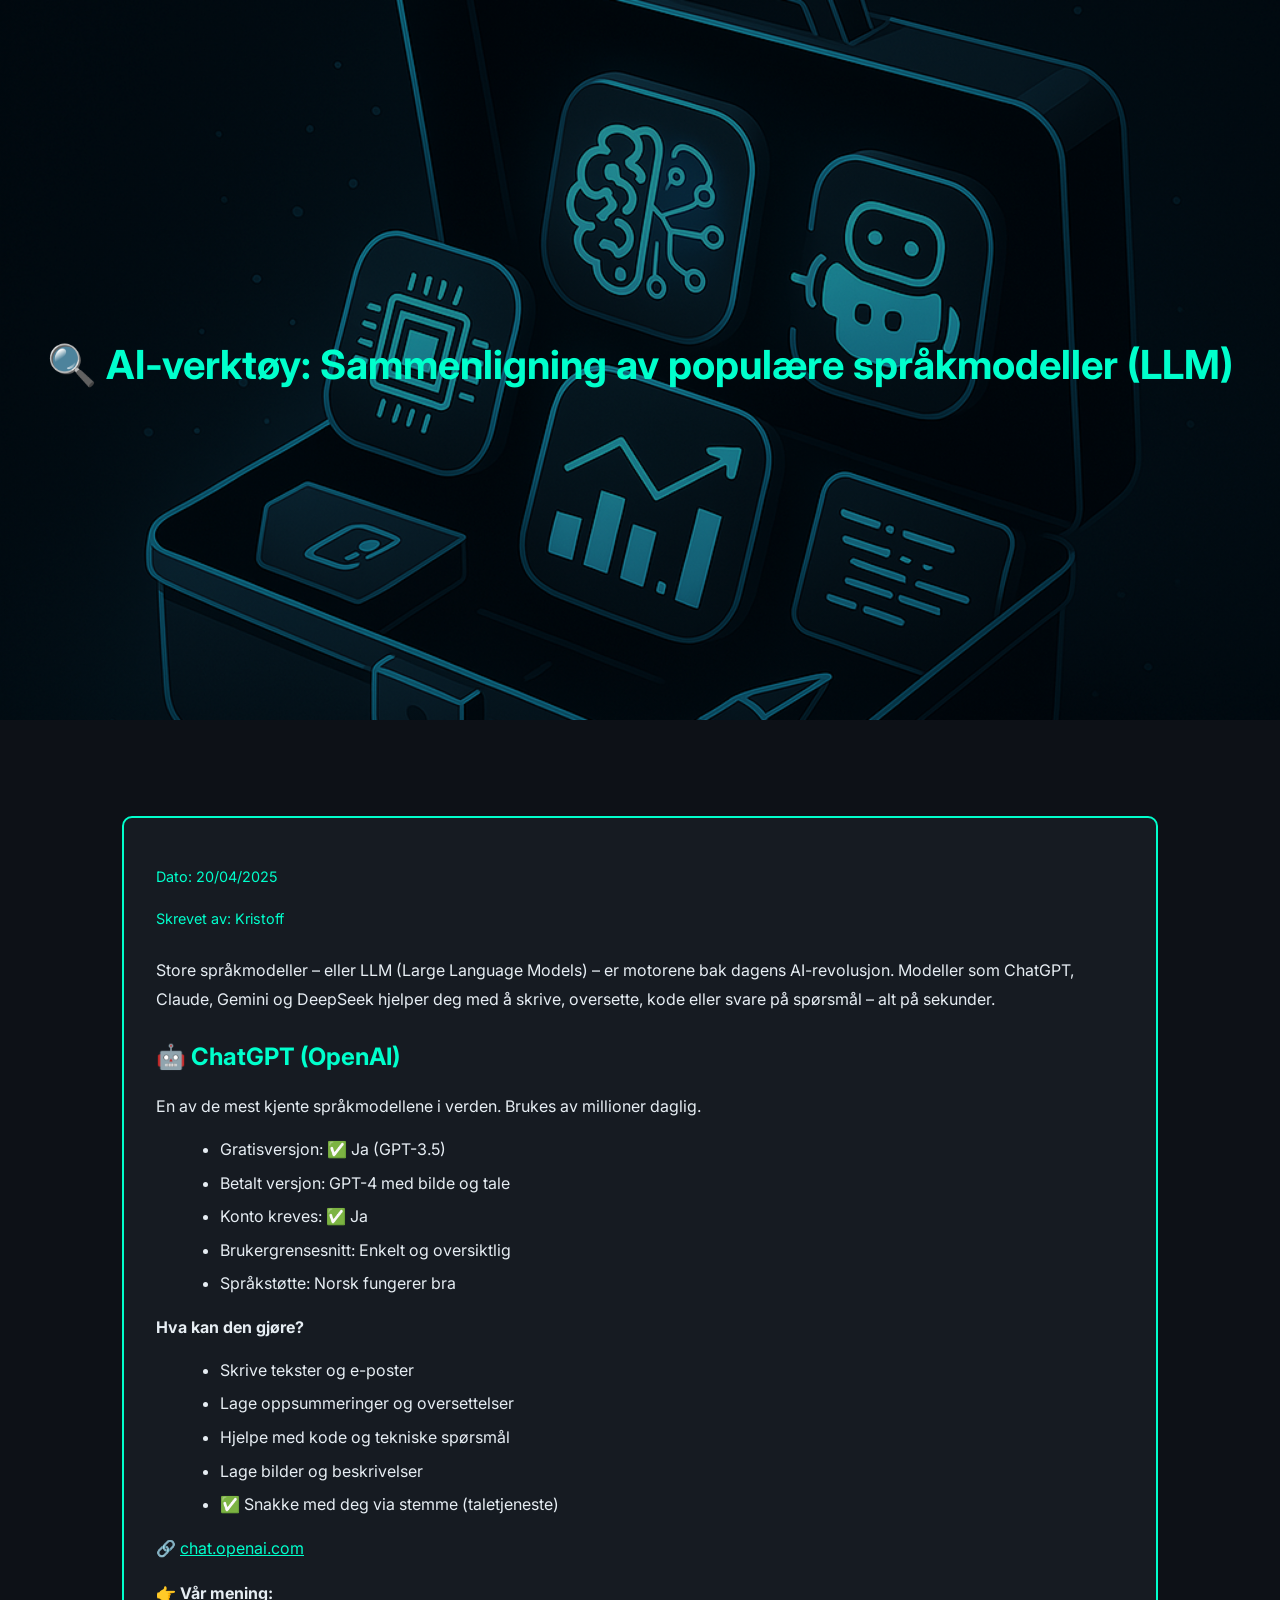
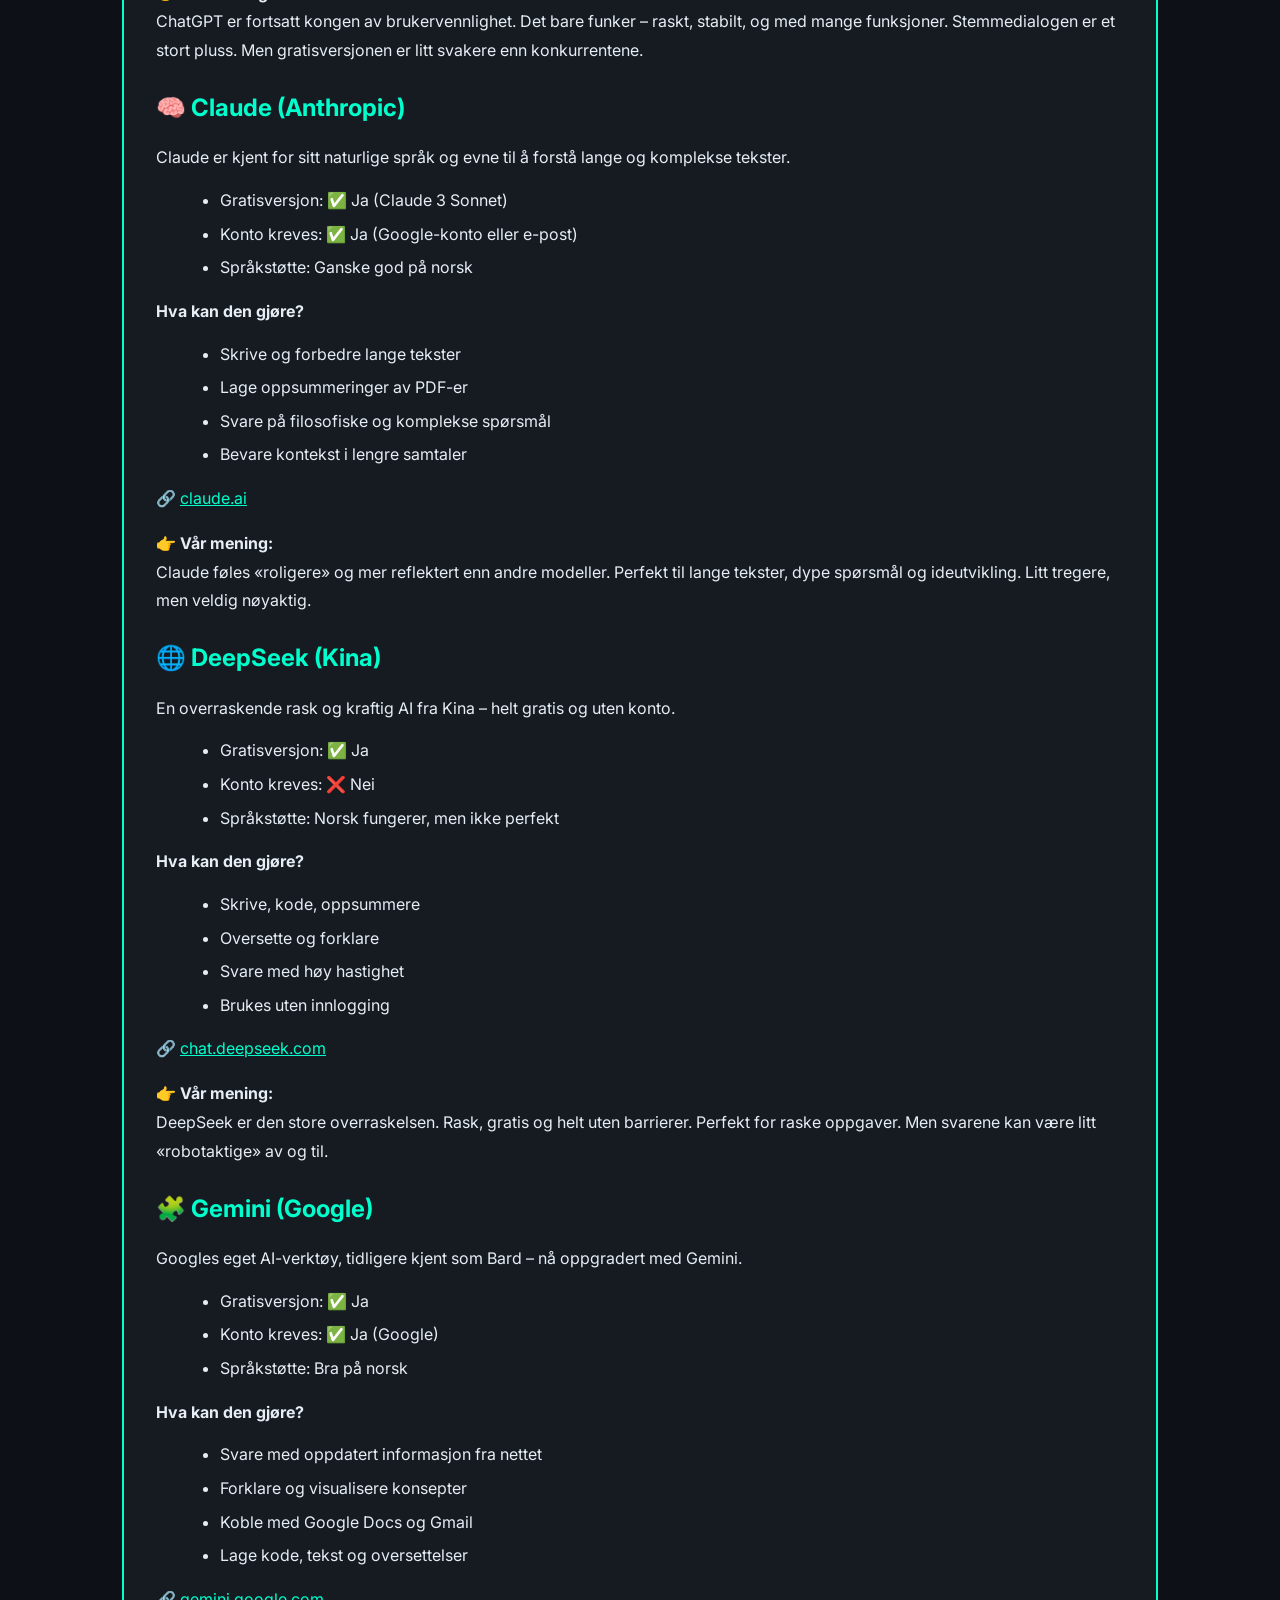
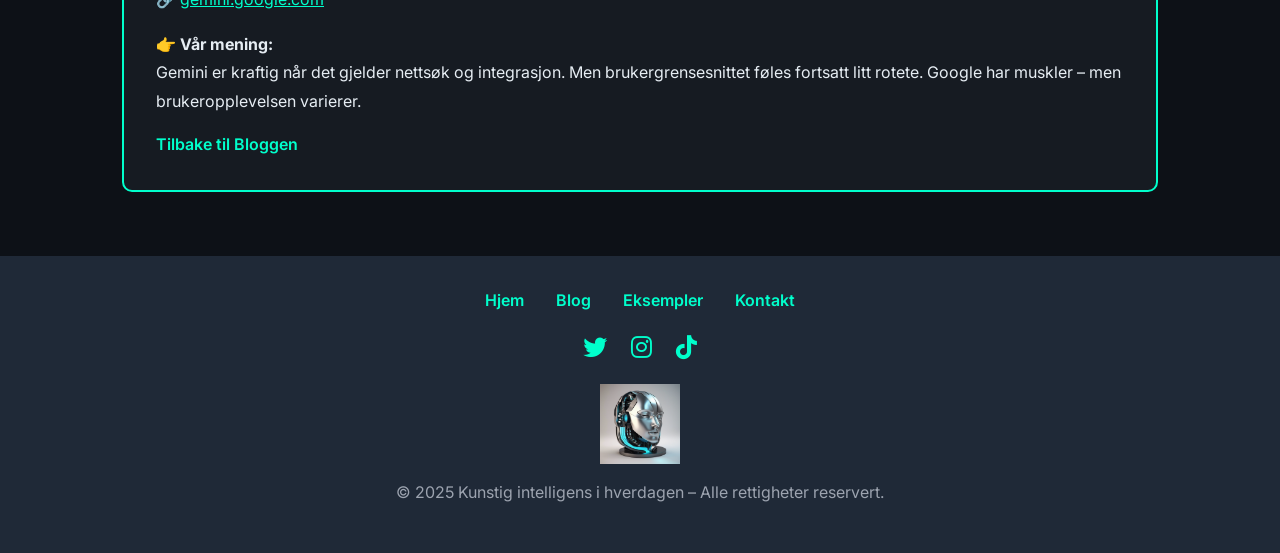
<file: ai-verktoyA1.html>
<!DOCTYPE html>
<html lang="no">
<head>
  <meta charset="UTF-8">
  <meta name="viewport" content="width=device-width, initial-scale=1.0">
  <title>AI-verktøy: Sammenligning av populære språkmodeller (LLM)</title>
  <link rel="icon" type="image/png" href="favicon_32x32.png">
  <link href="https://fonts.googleapis.com/css2?family=Inter:wght@400;700&display=swap" rel="stylesheet">
  <link rel="stylesheet" href="https://cdnjs.cloudflare.com/ajax/libs/font-awesome/6.0.0-beta3/css/all.min.css">
  <style>
    *, *::before, *::after { box-sizing: border-box; }
    :root {
      --bg-color: #0d1117;
      --text-color: #e6edf3;
      --accent-color: #00ffcc;
      --box-bg: #161b22;
      --border-color: #00ffcc;
      --section-bg: #12161d;
    }
    body {
      margin: 0;
      font-family: 'Inter', sans-serif;
      background-color: var(--bg-color);
      color: var(--text-color);
      line-height: 1.6;
    }
    header {
      background: linear-gradient(to bottom, rgba(0,0,0,0.4), rgba(0,0,0,0.4)),
                  url('ai-verktoyA1.png') center/cover no-repeat;
      background-attachment: fixed;
      padding: 8rem 2rem;
      text-align: center;
      min-height: 80vh;
      display: flex;
      flex-direction: column;
      justify-content: center;
      align-items: center;
      margin-bottom: 2rem;
    }
    header h1 {
  font-size: 2.5rem; /* mniejszy rozmiar tytułu */
  margin-bottom: 1rem;
  color: var(--accent-color);
}

@media (max-width: 768px) {
  header h1 {
    font-size: 2rem; /* jeszcze mniejszy na telefonach */
  }
}

    .container {
      max-width: 1100px;
      margin: 0 auto;
      padding: 4rem 2rem;
    }
    article.full-article {
      background-color: var(--box-bg);
      border-radius: 10px;
      padding: 2rem;
      border: 2px solid var(--border-color);
    }
    article.full-article h3 {
      font-size: 1.5rem;
      color: var(--accent-color);
      margin-bottom: 0.5rem;
    }
    article.full-article p {
      margin-bottom: 1rem;
      line-height: 1.8;
    }
    article.full-article ul {
      margin-left: 1.5rem;
      margin-bottom: 1rem;
    }
    article.full-article ul li {
      margin-bottom: 0.5rem;
    }
    .article-meta {
      font-size: 0.9rem;
      color: var(--accent-color);
      margin-bottom: 1.5rem;
    }
    a.back-link {
      text-decoration: none;
      color: var(--accent-color);
      font-weight: 600;
    }
    footer {
      text-align: center;
      padding: 2rem 1rem;
      background-color: #1f2937;
      color: #9ca3af;
    }
    footer nav {
      display: flex;
      justify-content: center;
      gap: 2rem;
      margin-bottom: 1rem;
    }
    footer nav a {
      color: var(--accent-color);
      text-decoration: none;
      font-weight: 600;
    }
    .social-icons {
      display: flex;
      justify-content: center;
      gap: 1.5rem;
      margin: 1rem 0;
    }
    .social-icons a {
      color: var(--accent-color);
      font-size: 1.5rem;
      transition: opacity 0.3s;
    }
    .social-icons a:hover { opacity: 0.8; }
    .footer-logo {
      display: block;
      margin: 1rem auto 0;
      max-width: 80px;
    }
  </style>
</head>
<body>
  <header>
    <h1>🔍 AI-verktøy: Sammenligning av populære språkmodeller (LLM)</h1>
  </header>
  
  <main class="container">
    <article class="full-article">
      <div class="article-meta">
        <p>Dato: 20/04/2025</p>
        <p>Skrevet av: Kristoff</p>
      </div>
      
      <p>Store språkmodeller – eller LLM (Large Language Models) – er motorene bak dagens AI-revolusjon. Modeller som ChatGPT, Claude, Gemini og DeepSeek hjelper deg med å skrive, oversette, kode eller svare på spørsmål – alt på sekunder.</p>
      
      <h3>🤖 ChatGPT (OpenAI)</h3>
      <p>En av de mest kjente språkmodellene i verden. Brukes av millioner daglig.</p>
      <ul>
        <li>Gratisversjon: ✅ Ja (GPT-3.5)</li>
        <li>Betalt versjon: GPT-4 med bilde og tale</li>
        <li>Konto kreves: ✅ Ja</li>
        <li>Brukergrensesnitt: Enkelt og oversiktlig</li>
        <li>Språkstøtte: Norsk fungerer bra</li>
      </ul>
      <p><strong>Hva kan den gjøre?</strong></p>
      <ul>
        <li>Skrive tekster og e-poster</li>
        <li>Lage oppsummeringer og oversettelser</li>
        <li>Hjelpe med kode og tekniske spørsmål</li>
        <li>Lage bilder og beskrivelser</li>
        <li>✅ Snakke med deg via stemme (taletjeneste)</li>
      </ul>
      <p>🔗 <a href="https://chat.openai.com" target="_blank" style="color: var(--accent-color); text-decoration: underline;">chat.openai.com</a></p>
      <p><strong>👉 Vår mening:</strong><br>
      ChatGPT er fortsatt kongen av brukervennlighet. Det bare funker – raskt, stabilt, og med mange funksjoner. Stemmedialogen er et stort pluss. Men gratisversjonen er litt svakere enn konkurrentene.</p>
      
      <h3>🧠 Claude (Anthropic)</h3>
      <p>Claude er kjent for sitt naturlige språk og evne til å forstå lange og komplekse tekster.</p>
      <ul>
        <li>Gratisversjon: ✅ Ja (Claude 3 Sonnet)</li>
        <li>Konto kreves: ✅ Ja (Google-konto eller e-post)</li>
        <li>Språkstøtte: Ganske god på norsk</li>
      </ul>
      <p><strong>Hva kan den gjøre?</strong></p>
      <ul>
        <li>Skrive og forbedre lange tekster</li>
        <li>Lage oppsummeringer av PDF-er</li>
        <li>Svare på filosofiske og komplekse spørsmål</li>
        <li>Bevare kontekst i lengre samtaler</li>
      </ul>
      <p>🔗 <a href="https://claude.ai" target="_blank" style="color: var(--accent-color); text-decoration: underline;">claude.ai</a></p>
      <p><strong>👉 Vår mening:</strong><br>
      Claude føles «roligere» og mer reflektert enn andre modeller. Perfekt til lange tekster, dype spørsmål og ideutvikling. Litt tregere, men veldig nøyaktig.</p>
      
      <h3>🌐 DeepSeek (Kina)</h3>
      <p>En overraskende rask og kraftig AI fra Kina – helt gratis og uten konto.</p>
      <ul>
        <li>Gratisversjon: ✅ Ja</li>
        <li>Konto kreves: ❌ Nei</li>
        <li>Språkstøtte: Norsk fungerer, men ikke perfekt</li>
      </ul>
      <p><strong>Hva kan den gjøre?</strong></p>
      <ul>
        <li>Skrive, kode, oppsummere</li>
        <li>Oversette og forklare</li>
        <li>Svare med høy hastighet</li>
        <li>Brukes uten innlogging</li>
      </ul>
      <p>🔗 <a href="https://chat.deepseek.com" target="_blank" style="color: var(--accent-color); text-decoration: underline;">chat.deepseek.com</a></p>
      <p><strong>👉 Vår mening:</strong><br>
      DeepSeek er den store overraskelsen. Rask, gratis og helt uten barrierer. Perfekt for raske oppgaver. Men svarene kan være litt «robotaktige» av og til.</p>
      
      <h3>🧩 Gemini (Google)</h3>
      <p>Googles eget AI-verktøy, tidligere kjent som Bard – nå oppgradert med Gemini.</p>
      <ul>
        <li>Gratisversjon: ✅ Ja</li>
        <li>Konto kreves: ✅ Ja (Google)</li>
        <li>Språkstøtte: Bra på norsk</li>
      </ul>
      <p><strong>Hva kan den gjøre?</strong></p>
      <ul>
        <li>Svare med oppdatert informasjon fra nettet</li>
        <li>Forklare og visualisere konsepter</li>
        <li>Koble med Google Docs og Gmail</li>
        <li>Lage kode, tekst og oversettelser</li>
      </ul>
      <p>🔗 <a href="https://gemini.google.com" target="_blank" style="color: var(--accent-color); text-decoration: underline;">gemini.google.com</a></p>
      <p><strong>👉 Vår mening:</strong><br>
      Gemini er kraftig når det gjelder nettsøk og integrasjon. Men brukergrensesnittet føles fortsatt litt rotete. Google har muskler – men brukeropplevelsen varierer.</p>
      
      <a class="back-link" href="blog.html">Tilbake til Bloggen</a>
    </article>
  </main>
  
  <footer>
    <nav>
      <a href="index.html#hjem">Hjem</a>
      <a href="blog.html">Blog</a>
      <a href="index.html#eksempler">Eksempler</a>
      <a href="index.html#kontakt">Kontakt</a>
    </nav>
    <div class="social-icons">
      <a href="#" aria-label="Twitter"><i class="fab fa-twitter"></i></a>
      <a href="#" aria-label="Instagram"><i class="fab fa-instagram"></i></a>
      <a href="#" aria-label="TikTok"><i class="fab fa-tiktok"></i></a>
    </div>
    <img src="edunso(14).png" alt="Kunstig intelligens i hverdagen logo" class="footer-logo">
    <p>&copy; 2025 Kunstig intelligens i hverdagen – Alle rettigheter reservert.</p>
  </footer>
</body>
</html>
</file>
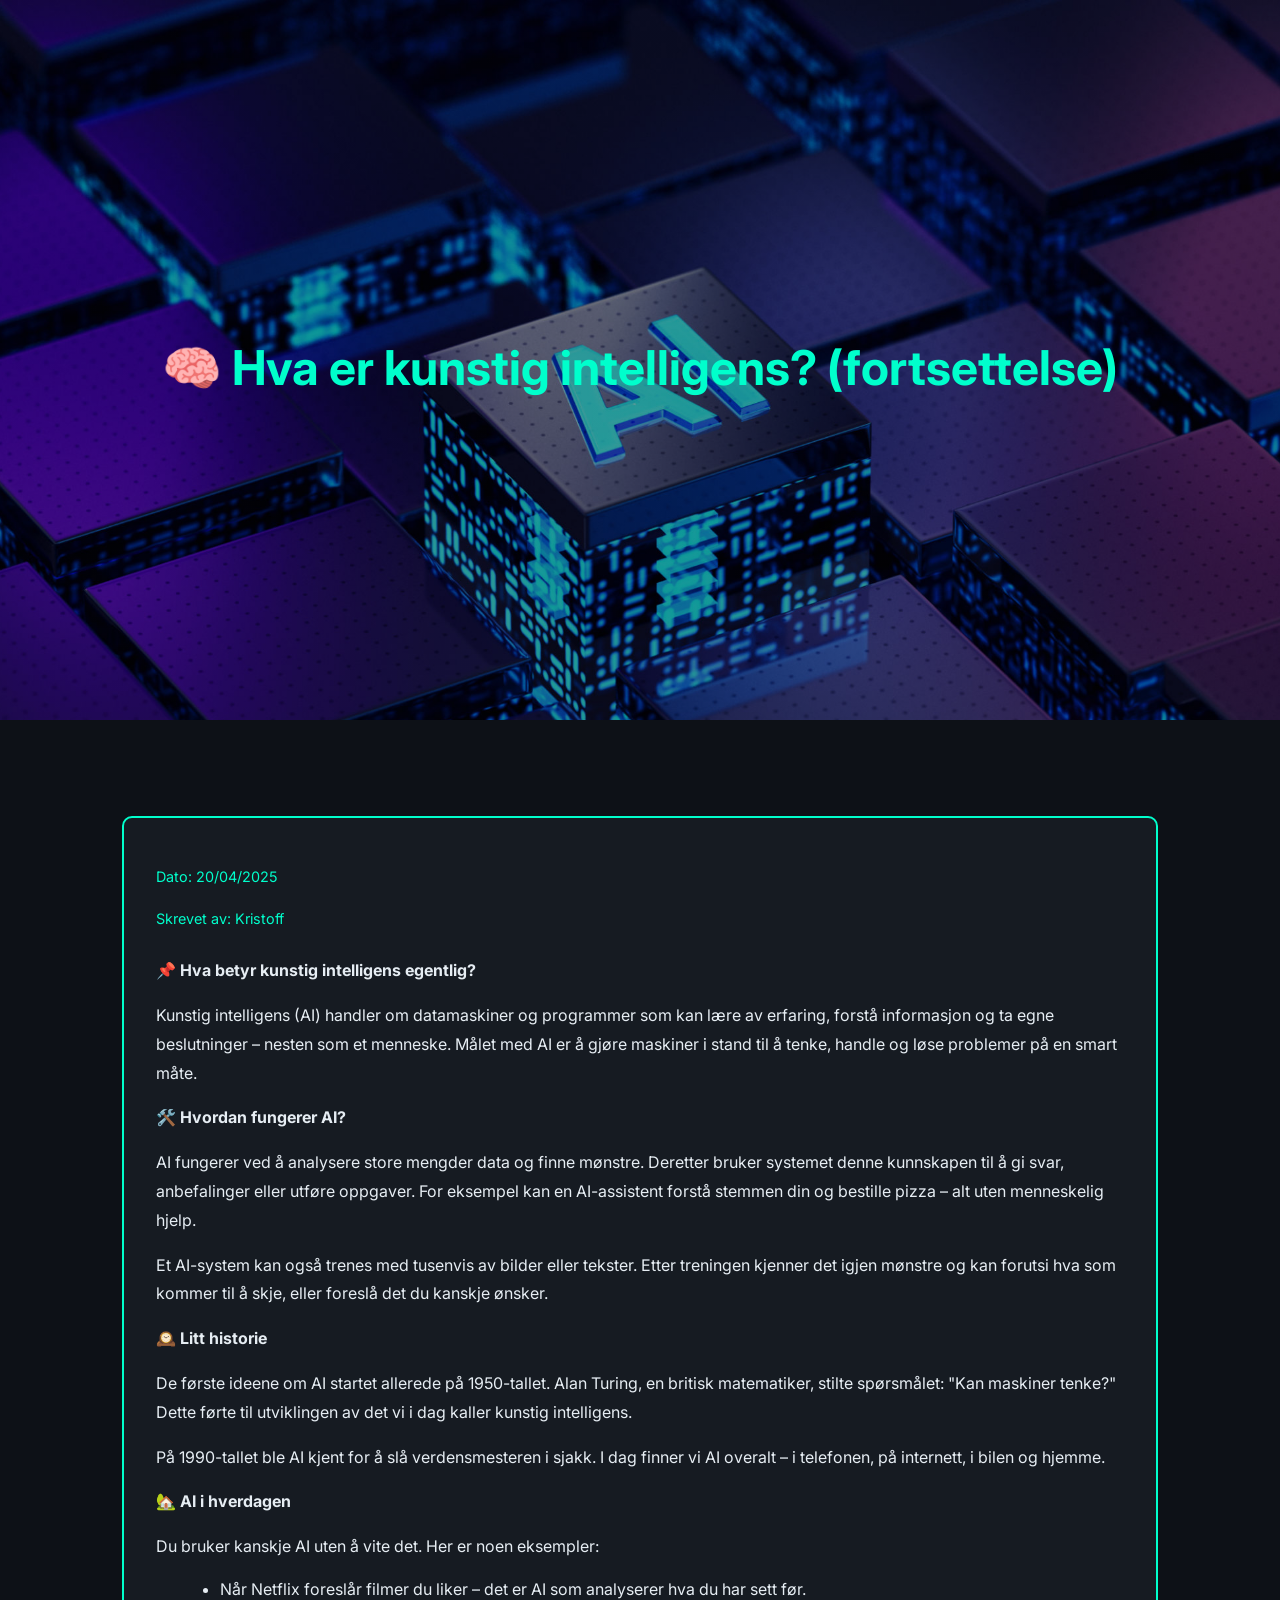
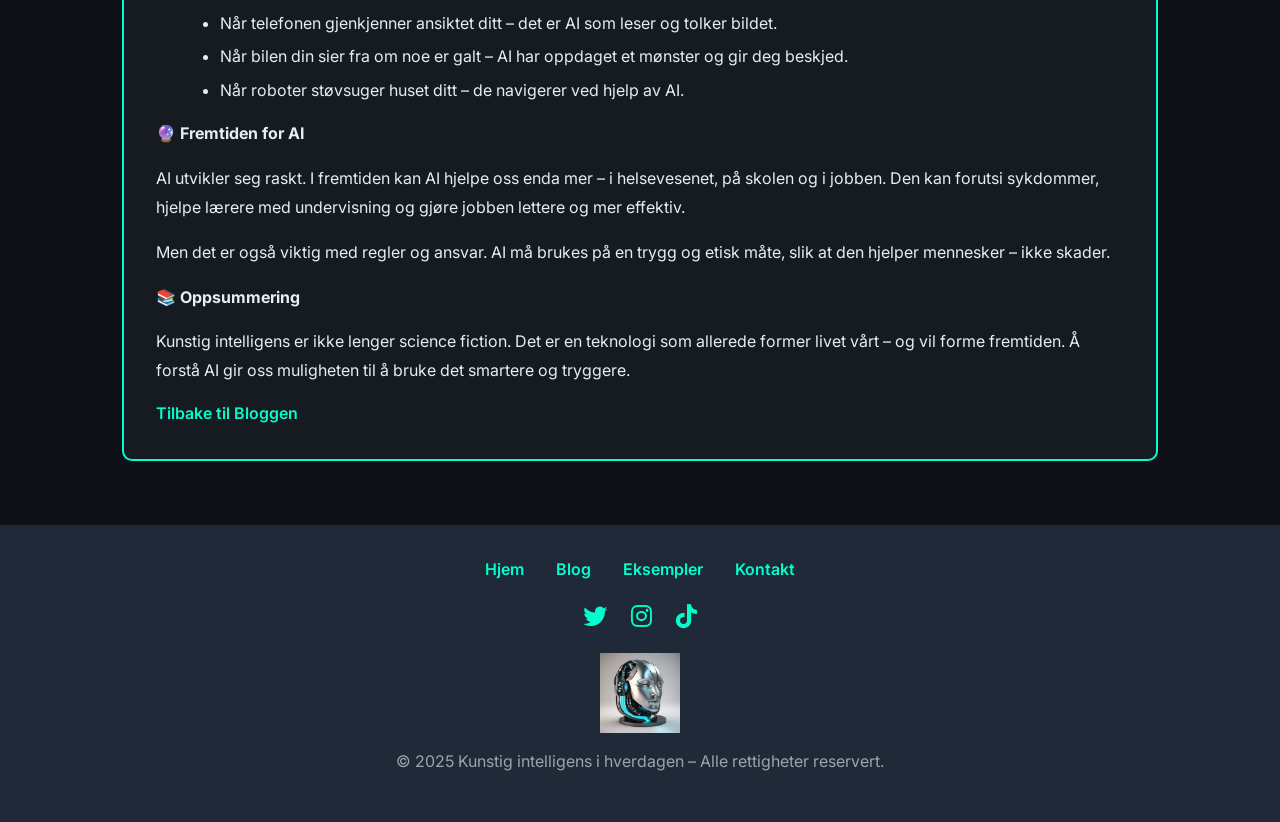
<file: blog A1.html>
<!DOCTYPE html>
<html lang="no">
<head>
  <meta charset="UTF-8">
  <meta name="viewport" content="width=device-width, initial-scale=1.0">
  <title>Hva betyr kunstig intelligens egentlig? (fortsettelse)</title>
  <link rel="icon" type="image/png" href="favicon_32x32.png">
  <link href="https://fonts.googleapis.com/css2?family=Inter:wght@400;700&display=swap" rel="stylesheet">
  <link rel="stylesheet" href="https://cdnjs.cloudflare.com/ajax/libs/font-awesome/6.0.0-beta3/css/all.min.css">
  <style>
    *, *::before, *::after { 
      box-sizing: border-box; 
    }
    :root {
      --bg-color: #0d1117;
      --text-color: #e6edf3;
      --accent-color: #00ffcc;
      --box-bg: #161b22;
      --border-color: #00ffcc;
      --section-bg: #12161d;
    }
    body {
      margin: 0;
      font-family: 'Inter', sans-serif;
      background-color: var(--bg-color);
      color: var(--text-color);
      line-height: 1.6;
    }
    header {
      background: linear-gradient(to bottom, rgba(0,0,0,0.4), rgba(0,0,0,0.4)),
                  url('mala-grafika.png') center/cover no-repeat;
      background-attachment: fixed;
      padding: 8rem 2rem;
      text-align: center;
      min-height: 80vh;
      display: flex;
      flex-direction: column;
      justify-content: center;
      align-items: center;
      margin-bottom: 2rem;
    }
    header h1 {
      font-size: 3rem;
      margin-bottom: 1rem;
      color: var(--accent-color);
    }
    .container {
      max-width: 1100px;
      margin: 0 auto;
      padding: 4rem 2rem;
    }
    article.full-article {
      background-color: var(--box-bg);
      border-radius: 10px;
      padding: 2rem;
      border: 2px solid var(--border-color);
    }
    article.full-article h3 {
      font-size: 1.5rem;
      color: var(--accent-color);
      margin-bottom: 0.5rem;
    }
    article.full-article p {
      margin-bottom: 1rem;
      line-height: 1.8;
    }
    article.full-article ul {
      margin-left: 1.5rem;
      margin-bottom: 1rem;
    }
    article.full-article ul li {
      margin-bottom: 0.5rem;
    }
    .article-meta {
      font-size: 0.9rem;
      color: var(--accent-color);
      margin-bottom: 1.5rem;
    }
    a.back-link {
      text-decoration: none;
      color: var(--accent-color);
      font-weight: 600;
    }
    footer {
      text-align: center;
      padding: 2rem 1rem;
      background-color: #1f2937;
      color: #9ca3af;
    }
    footer nav {
      display: flex;
      justify-content: center;
      gap: 2rem;
      margin-bottom: 1rem;
    }
    footer nav a {
      color: var(--accent-color);
      text-decoration: none;
      font-weight: 600;
    }
    .social-icons {
      display: flex;
      justify-content: center;
      gap: 1.5rem;
      margin: 1rem 0;
    }
    .social-icons a {
      color: var(--accent-color);
      font-size: 1.5rem;
      transition: opacity 0.3s;
    }
    .social-icons a:hover {
      opacity: 0.8;
    }
    .footer-logo {
      display: block;
      margin: 1rem auto 0;
      max-width: 80px;
    }
  </style>
</head>
<body>
  <header>
    <h1>🧠 Hva er kunstig intelligens? (fortsettelse)</h1>
  </header>
  
  <main class="container">
    <article class="full-article">
      <div class="article-meta">
        <p>Dato: 20/04/2025</p>
        <p>Skrevet av: Kristoff</p>
      </div>
      
      <p><strong>📌 Hva betyr kunstig intelligens egentlig?</strong></p>
      <p>Kunstig intelligens (AI) handler om datamaskiner og programmer som kan lære av erfaring, forstå informasjon og ta egne beslutninger – nesten som et menneske. Målet med AI er å gjøre maskiner i stand til å tenke, handle og løse problemer på en smart måte.</p>
      
      <p><strong>🛠️ Hvordan fungerer AI?</strong></p>
      <p>AI fungerer ved å analysere store mengder data og finne mønstre. Deretter bruker systemet denne kunnskapen til å gi svar, anbefalinger eller utføre oppgaver. For eksempel kan en AI-assistent forstå stemmen din og bestille pizza – alt uten menneskelig hjelp.</p>
      <p>Et AI-system kan også trenes med tusenvis av bilder eller tekster. Etter treningen kjenner det igjen mønstre og kan forutsi hva som kommer til å skje, eller foreslå det du kanskje ønsker.</p>
      
      <p><strong>🕰️ Litt historie</strong></p>
      <p>De første ideene om AI startet allerede på 1950-tallet. Alan Turing, en britisk matematiker, stilte spørsmålet: "Kan maskiner tenke?" Dette førte til utviklingen av det vi i dag kaller kunstig intelligens.</p>
      <p>På 1990-tallet ble AI kjent for å slå verdensmesteren i sjakk. I dag finner vi AI overalt – i telefonen, på internett, i bilen og hjemme.</p>
      
      <p><strong>🏡 AI i hverdagen</strong></p>
      <p>Du bruker kanskje AI uten å vite det. Her er noen eksempler:</p>
      <ul>
        <li>Når Netflix foreslår filmer du liker – det er AI som analyserer hva du har sett før.</li>
        <li>Når telefonen gjenkjenner ansiktet ditt – det er AI som leser og tolker bildet.</li>
        <li>Når bilen din sier fra om noe er galt – AI har oppdaget et mønster og gir deg beskjed.</li>
        <li>Når roboter støvsuger huset ditt – de navigerer ved hjelp av AI.</li>
      </ul>
      
      <p><strong>🔮 Fremtiden for AI</strong></p>
      <p>AI utvikler seg raskt. I fremtiden kan AI hjelpe oss enda mer – i helsevesenet, på skolen og i jobben. Den kan forutsi sykdommer, hjelpe lærere med undervisning og gjøre jobben lettere og mer effektiv.</p>
      <p>Men det er også viktig med regler og ansvar. AI må brukes på en trygg og etisk måte, slik at den hjelper mennesker – ikke skader.</p>
      
      <p><strong>📚 Oppsummering</strong></p>
      <p>Kunstig intelligens er ikke lenger science fiction. Det er en teknologi som allerede former livet vårt – og vil forme fremtiden. Å forstå AI gir oss muligheten til å bruke det smartere og tryggere.</p>
      
      <a class="back-link" href="blog.html">Tilbake til Bloggen</a>
    </article>
  </main>
  
  <footer>
    <nav>
      <a href="index.html#hjem">Hjem</a>
      <a href="blog.html">Blog</a>
      <a href="index.html#eksempler">Eksempler</a>
      <a href="index.html#kontakt">Kontakt</a>
    </nav>
    <div class="social-icons">
      <a href="#" aria-label="Twitter"><i class="fab fa-twitter"></i></a>
      <a href="#" aria-label="Instagram"><i class="fab fa-instagram"></i></a>
      <a href="#" aria-label="TikTok"><i class="fab fa-tiktok"></i></a>
    </div>
    <img src="edunso(14).png" alt="Kunstig intelligens i hverdagen logo" class="footer-logo">
    <p>&copy; 2025 Kunstig intelligens i hverdagen – Alle rettigheter reservert.</p>
  </footer>
</body>
</html>
</file>
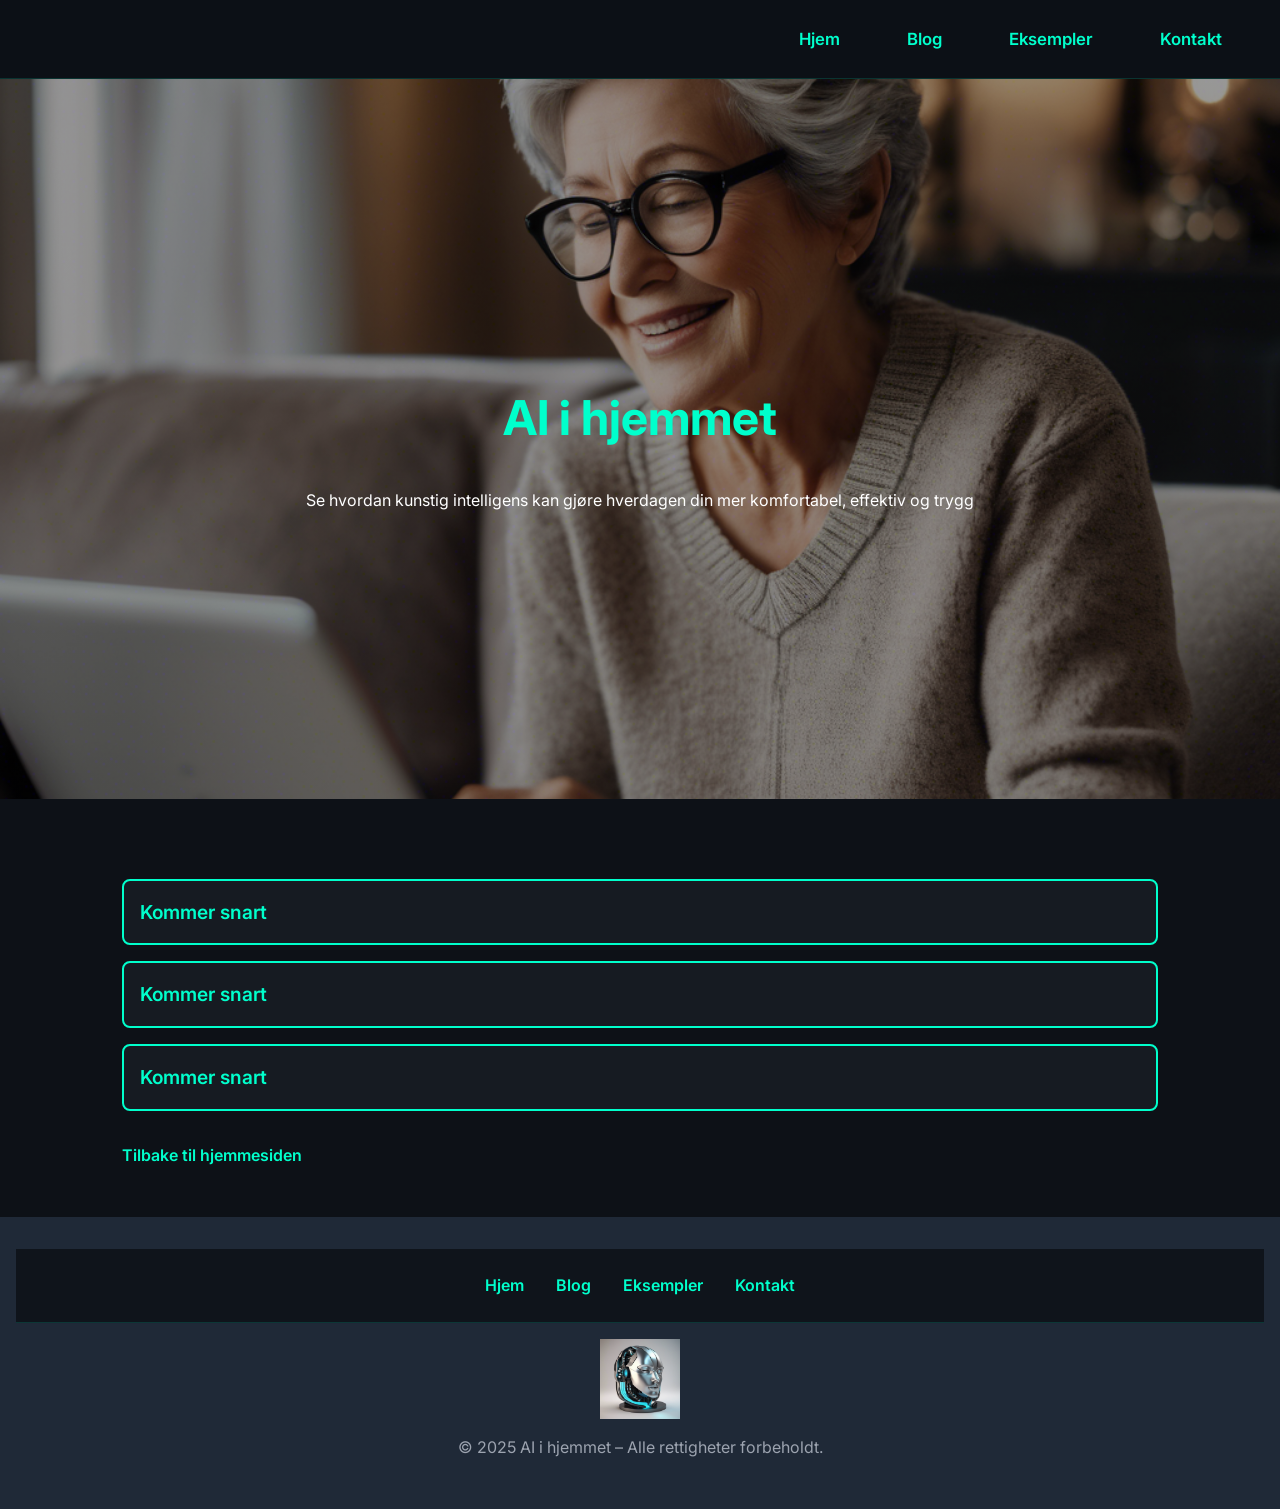
<file: podstrona1.html>
<!DOCTYPE html>
<html lang="no">
<head>
  <meta charset="UTF-8">
  <meta name="viewport" content="width=device-width, initial-scale=1.0">
  <title>AI i hjemmet - Artikler</title>
  <link rel="icon" type="image/png" href="favicon_32x32.png">
  <link href="https://fonts.googleapis.com/css2?family=Inter:wght@400;700&display=swap" rel="stylesheet">
  <link rel="stylesheet" href="https://cdnjs.cloudflare.com/ajax/libs/font-awesome/6.0.0-beta3/css/all.min.css">
  <style>
    *, *::before, *::after { box-sizing: border-box; }
    :root {
      --bg-color: #0d1117;
      --text-color: #e6edf3;
      --accent-color: #00ffcc;
      --box-bg: #161b22;
      --border-color: #00ffcc;
      --section-bg: #12161d;
    }
    body {
      margin: 0;
      font-family: 'Inter', sans-serif;
      background-color: var(--bg-color);
      color: var(--text-color);
      line-height: 1.6;
    }
    nav {
      display: flex;
      justify-content: flex-end;
      align-items: center;
      padding: 1.5rem 3rem;
      background-color: rgba(13, 17, 23, 0.85);
      backdrop-filter: blur(10px);
      border-bottom: 1px solid rgba(0, 255, 204, 0.15);
      position: sticky;
      top: 0;
      z-index: 100;
      flex-wrap: wrap;
    }
    .nav-links {
      display: flex;
      gap: 3rem;
    }
    .nav-links a {
      font-size: 1.05rem;
      color: var(--accent-color);
      text-decoration: none;
      font-weight: 600;
      transition: opacity 0.3s;
      padding: 0.3rem 0.6rem;
      line-height: 1.2;
      display: block;
    }
    .nav-links a:hover { opacity: 0.8; }
    .burger {
      display: none;
      background: none;
      border: none;
      font-size: 1.5rem;
      color: var(--accent-color);
      cursor: pointer;
      z-index: 101;
    }
    @media (max-width: 768px) {
      .burger { display: block; }
      .nav-links {
        position: absolute;
        top: 100%;
        right: 2rem;
        background-color: var(--bg-color);
        border: 1px solid var(--border-color);
        border-radius: 6px;
        flex-direction: column;
        align-items: flex-end;
        padding: 0.5rem 1rem;
        opacity: 0;
        max-height: 0;
        overflow: hidden;
        transition: opacity 0.4s ease, max-height 0.4s ease;
        z-index: 99;
        width: auto;
        gap: 0.4rem;
      }
      .nav-links a {
        font-size: 1rem;
        padding: 0.3rem 0.5rem;
        line-height: 1.1;
      }
      .nav-links.active {
        opacity: 1;
        max-height: 300px;
      }
    }
    /* Header – efekt paralaksy, gradient oraz padding jak w index.html */
    header {
      background: linear-gradient(to bottom, rgba(0,0,0,0.4), rgba(0,0,0,0.4)),
                  url('ai-hjemmet.png') center/cover no-repeat;
      background-attachment: fixed;
      color: white;
      text-align: center;
      padding: 8rem 2rem;
      min-height: 80vh;
      display: flex;
      flex-direction: column;
      justify-content: center;
      align-items: center;
      margin-bottom: 2rem;
    }
    header h1 {
      font-size: 3rem;
      margin-bottom: 1rem;
      color: var(--accent-color);
    }
    .container {
      max-width: 1100px;
      margin: 0 auto;
      padding: 2rem;
    }
    .article-list { list-style: none; padding: 0; }
    .article-item {
      background-color: var(--box-bg);
      border: 2px solid var(--border-color);
      padding: 1rem;
      margin-bottom: 1rem;
      border-radius: 8px;
      transition: transform 0.3s ease, box-shadow 0.3s ease;
    }
    .article-item:hover {
      transform: translateY(-5px);
      box-shadow: 0 10px 15px rgba(0,0,0,0.3);
    }
    .article-item a {
      color: var(--accent-color);
      text-decoration: none;
      font-weight: 600;
      font-size: 1.2rem;
    }
    .back-link {
      display: inline-block;
      margin: 1rem 0;
      color: var(--accent-color);
      text-decoration: none;
      font-weight: 600;
    }
    footer {
      text-align: center;
      padding: 2rem 1rem;
      background-color: #1f2937;
      color: #9ca3af;
    }
    footer nav {
      display: flex;
      justify-content: center;
      gap: 2rem;
      margin-bottom: 1rem;
    }
    footer nav a {
      color: var(--accent-color);
      text-decoration: none;
      font-weight: 600;
    }
    .footer-logo {
      display: block;
      margin: 1rem auto;
      max-width: 80px;
    }
  </style>
</head>
<body>
  <nav aria-label="Hovedmeny">
    <button class="burger" aria-label="Mobilmeny">
      <i class="fas fa-bars"></i>
    </button>
    <div class="nav-links">
      <a href="index.html">Hjem</a>
      <a href="blog.html">Blog</a>
      <a href="index.html#eksempler">Eksempler</a>
      <a href="index.html#kontakt">Kontakt</a>
    </div>
  </nav>

  <header>
    <h1>AI i hjemmet</h1>
    <p>Se hvordan kunstig intelligens kan gjøre hverdagen din mer komfortabel, effektiv og trygg</p>
  </header>

  <main class="container">
    <ul class="article-list">
      <li class="article-item">
        <a href="article1.html">Kommer snart</a>
      </li>
      <li class="article-item">
        <a href="article2.html">Kommer snart</a>
      </li>
      <li class="article-item">
        <a href="article3.html">Kommer snart</a>
      </li>
    </ul>
    <a href="index.html" class="back-link">Tilbake til hjemmesiden</a>
  </main>

  <footer>
    <nav>
      <a href="index.html">Hjem</a>
      <a href="blog.html">Blog</a>
      <a href="index.html#eksempler">Eksempler</a>
      <a href="index.html#kontakt">Kontakt</a>
    </nav>
    <img src="edunso(14).png" alt="Kunstig intelligens i hverdagen logo" class="footer-logo">
    <p>&copy; 2025 AI i hjemmet – Alle rettigheter forbeholdt.</p>
  </footer>

  <script>
    document.addEventListener('DOMContentLoaded', () => {
      const burger = document.querySelector('.burger');
      const navLinks = document.querySelector('.nav-links');
      const links = document.querySelectorAll('.nav-links a');
      if(burger && navLinks) {
        burger.addEventListener('click', () => {
          navLinks.classList.toggle('active');
        });
        links.forEach(link => link.addEventListener('click', () => {
          navLinks.classList.remove('active');
        }));
      }
    });
  </script>
</body>
</html>
</file>
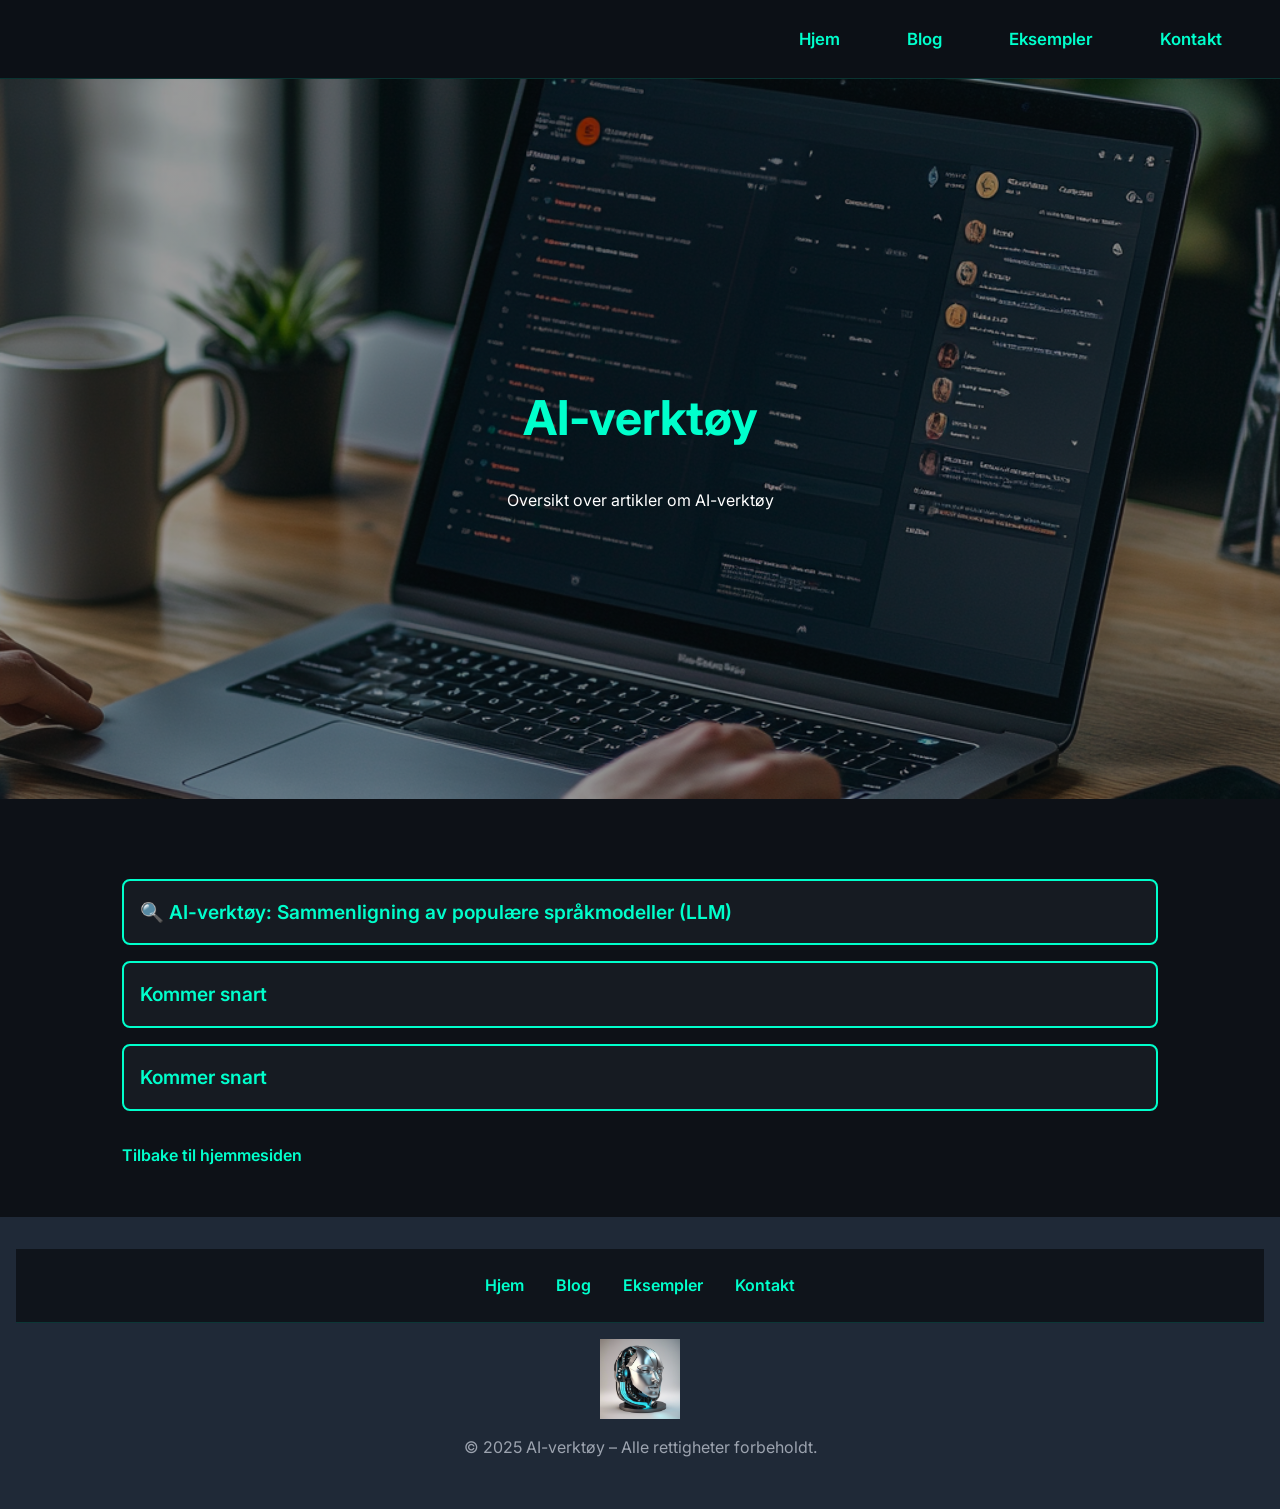
<file: podstrona2.html>
<!DOCTYPE html>
<html lang="no">
<head>
  <meta charset="UTF-8">
  <meta name="viewport" content="width=device-width, initial-scale=1.0">
  <title>AI-verktøy - Artikler</title>
  <link rel="icon" type="image/png" href="favicon_32x32.png">
  <link href="https://fonts.googleapis.com/css2?family=Inter:wght@400;700&display=swap" rel="stylesheet">
  <link rel="stylesheet" href="https://cdnjs.cloudflare.com/ajax/libs/font-awesome/6.0.0-beta3/css/all.min.css">
  <style>
    *, *::before, *::after {
      box-sizing: border-box;
    }
    :root {
      --bg-color: #0d1117;
      --text-color: #e6edf3;
      --accent-color: #00ffcc;
      --box-bg: #161b22;
      --border-color: #00ffcc;
      --section-bg: #12161d;
    }
    body {
      margin: 0;
      font-family: 'Inter', sans-serif;
      background-color: var(--bg-color);
      color: var(--text-color);
      line-height: 1.6;
    }
    nav {
      display: flex;
      justify-content: flex-end;
      align-items: center;
      padding: 1.5rem 3rem;
      background-color: rgba(13, 17, 23, 0.85);
      backdrop-filter: blur(10px);
      border-bottom: 1px solid rgba(0, 255, 204, 0.15);
      position: sticky;
      top: 0;
      z-index: 100;
      flex-wrap: wrap;
    }
    .nav-links {
      display: flex;
      gap: 3rem;
    }
    .nav-links a {
      font-size: 1.05rem;
      color: var(--accent-color);
      text-decoration: none;
      font-weight: 600;
      transition: opacity 0.3s;
      padding: 0.3rem 0.6rem;
      line-height: 1.2;
      display: block;
    }
    .nav-links a:hover {
      opacity: 0.8;
    }
    .burger {
      display: none;
      background: none;
      border: none;
      font-size: 1.5rem;
      color: var(--accent-color);
      cursor: pointer;
      z-index: 101;
    }
    @media (max-width: 768px) {
      .burger {
        display: block;
      }
      .nav-links {
        position: absolute;
        top: 100%;
        right: 2rem;
        background-color: var(--bg-color);
        border: 1px solid var(--border-color);
        border-radius: 6px;
        flex-direction: column;
        align-items: flex-end;
        padding: 0.5rem 1rem;
        opacity: 0;
        max-height: 0;
        overflow: hidden;
        transition: opacity 0.4s ease, max-height 0.4s ease;
        z-index: 99;
        width: auto;
        gap: 0.4rem;
      }
      .nav-links a {
        font-size: 1rem;
        padding: 0.3rem 0.5rem;
        line-height: 1.1;
      }
      .nav-links.active {
        opacity: 1;
        max-height: 300px;
      }
    }
    /* Header – identyczny styl jak w podstrona1,3,4 */
    header {
      background: linear-gradient(to bottom, rgba(0, 0, 0, 0.4), rgba(0, 0, 0, 0.4)),
                  url('ai-verktoy.png') center/cover no-repeat;
      background-attachment: fixed;
      color: white;
      text-align: center;
      padding: 8rem 2rem;
      min-height: 80vh;
      display: flex;
      flex-direction: column;
      justify-content: center;
      align-items: center;
      margin-bottom: 2rem;
    }
    header h1 {
      font-size: 3rem;
      margin-bottom: 1rem;
      color: var(--accent-color);
    }
    .container {
      max-width: 1100px;
      margin: 0 auto;
      padding: 2rem;
    }
    .article-list {
      list-style: none;
      padding: 0;
    }
    .article-item {
      background-color: var(--box-bg);
      border: 2px solid var(--border-color);
      padding: 1rem;
      margin-bottom: 1rem;
      border-radius: 8px;
      transition: transform 0.3s ease, box-shadow 0.3s ease;
    }
    .article-item:hover {
      transform: translateY(-5px);
      box-shadow: 0 10px 15px rgba(0, 0, 0, 0.3);
    }
    .article-item a {
      color: var(--accent-color);
      text-decoration: none;
      font-weight: 600;
      font-size: 1.2rem;
    }
    .back-link {
      display: inline-block;
      margin: 1rem 0;
      color: var(--accent-color);
      text-decoration: none;
      font-weight: 600;
    }
    footer {
      text-align: center;
      padding: 2rem 1rem;
      background-color: #1f2937;
      color: #9ca3af;
    }
    footer nav {
      display: flex;
      justify-content: center;
      gap: 2rem;
      margin-bottom: 1rem;
    }
    footer nav a {
      color: var(--accent-color);
      text-decoration: none;
      font-weight: 600;
    }
    .footer-logo {
      display: block;
      margin: 1rem auto;
      max-width: 80px;
    }
  </style>
</head>
<body>
  <nav aria-label="Hovedmeny">
    <button class="burger" aria-label="Mobilmeny">
      <i class="fas fa-bars"></i>
    </button>
    <div class="nav-links">
      <a href="index.html">Hjem</a>
      <a href="blog.html">Blog</a>
      <a href="index.html#eksempler">Eksempler</a>
      <a href="index.html#kontakt">Kontakt</a>
    </div>
  </nav>

  <header>
    <h1>AI-verktøy</h1>
    <p>Oversikt over artikler om AI-verktøy</p>
  </header>

  <main class="container">
    <ul class="article-list">
      <li class="article-item">
         <a href="ai-verktoyA1.html">🔍 AI-verktøy: Sammenligning av populære språkmodeller (LLM)</a>
  </li>
      <li class="article-item">
        <a href="article2.html">Kommer snart</a>
      </li>
      <li class="article-item">
        <a href="article3.html">Kommer snart</a>
      </li>
    </ul>
    <a href="index.html" class="back-link">Tilbake til hjemmesiden</a>
  </main>

  <footer>
    <nav>
      <a href="index.html">Hjem</a>
      <a href="blog.html">Blog</a>
      <a href="index.html#eksempler">Eksempler</a>
      <a href="index.html#kontakt">Kontakt</a>
    </nav>
    <img src="edunso(14).png" alt="Kunstig intelligens i hverdagen logo" class="footer-logo">
    <p>&copy; 2025 AI-verktøy – Alle rettigheter forbeholdt.</p>
  </footer>

  <script>
    document.addEventListener('DOMContentLoaded', () => {
      const burger = document.querySelector('.burger');
      const navLinks = document.querySelector('.nav-links');
      const links = document.querySelectorAll('.nav-links a');
      if (burger && navLinks) {
        burger.addEventListener('click', () => {
          navLinks.classList.toggle('active');
        });
        links.forEach(link => link.addEventListener('click', () => {
          navLinks.classList.remove('active');
        }));
      }
    });
  </script>
</body>
</html>
</file>
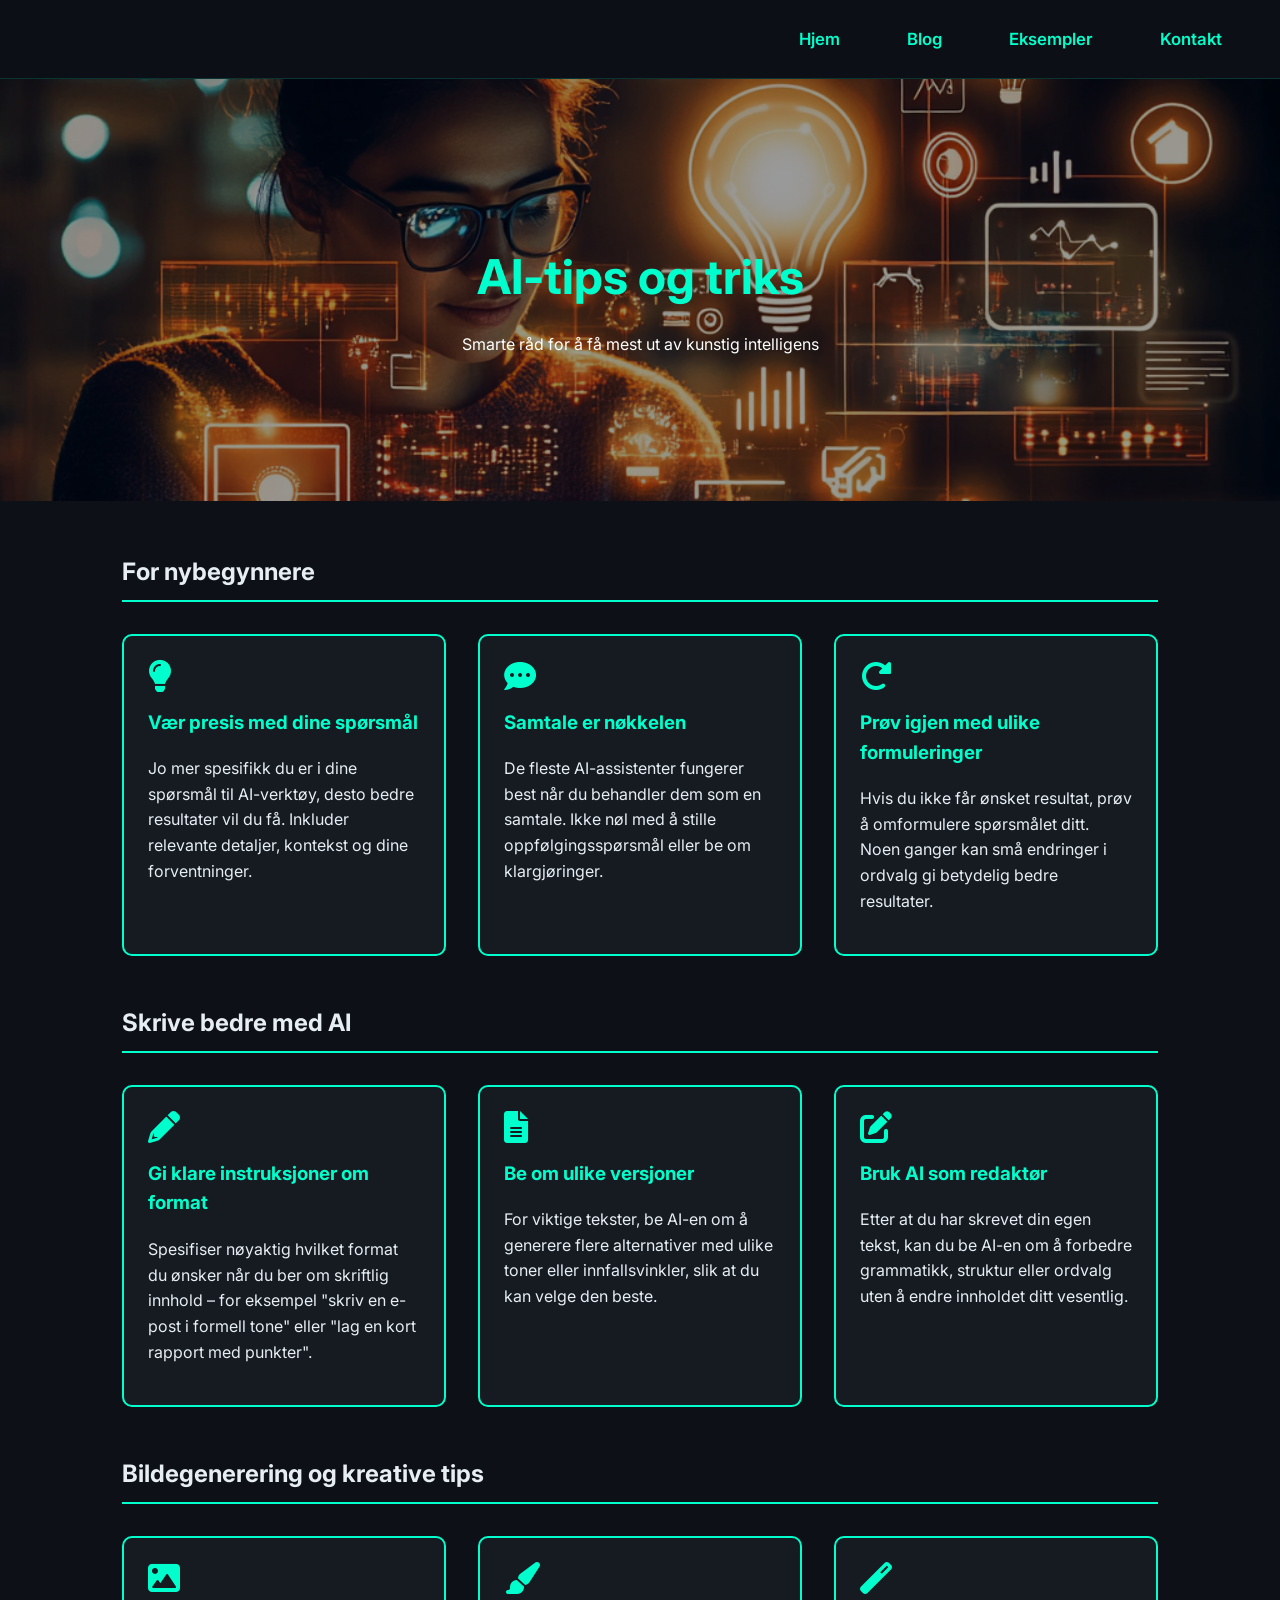
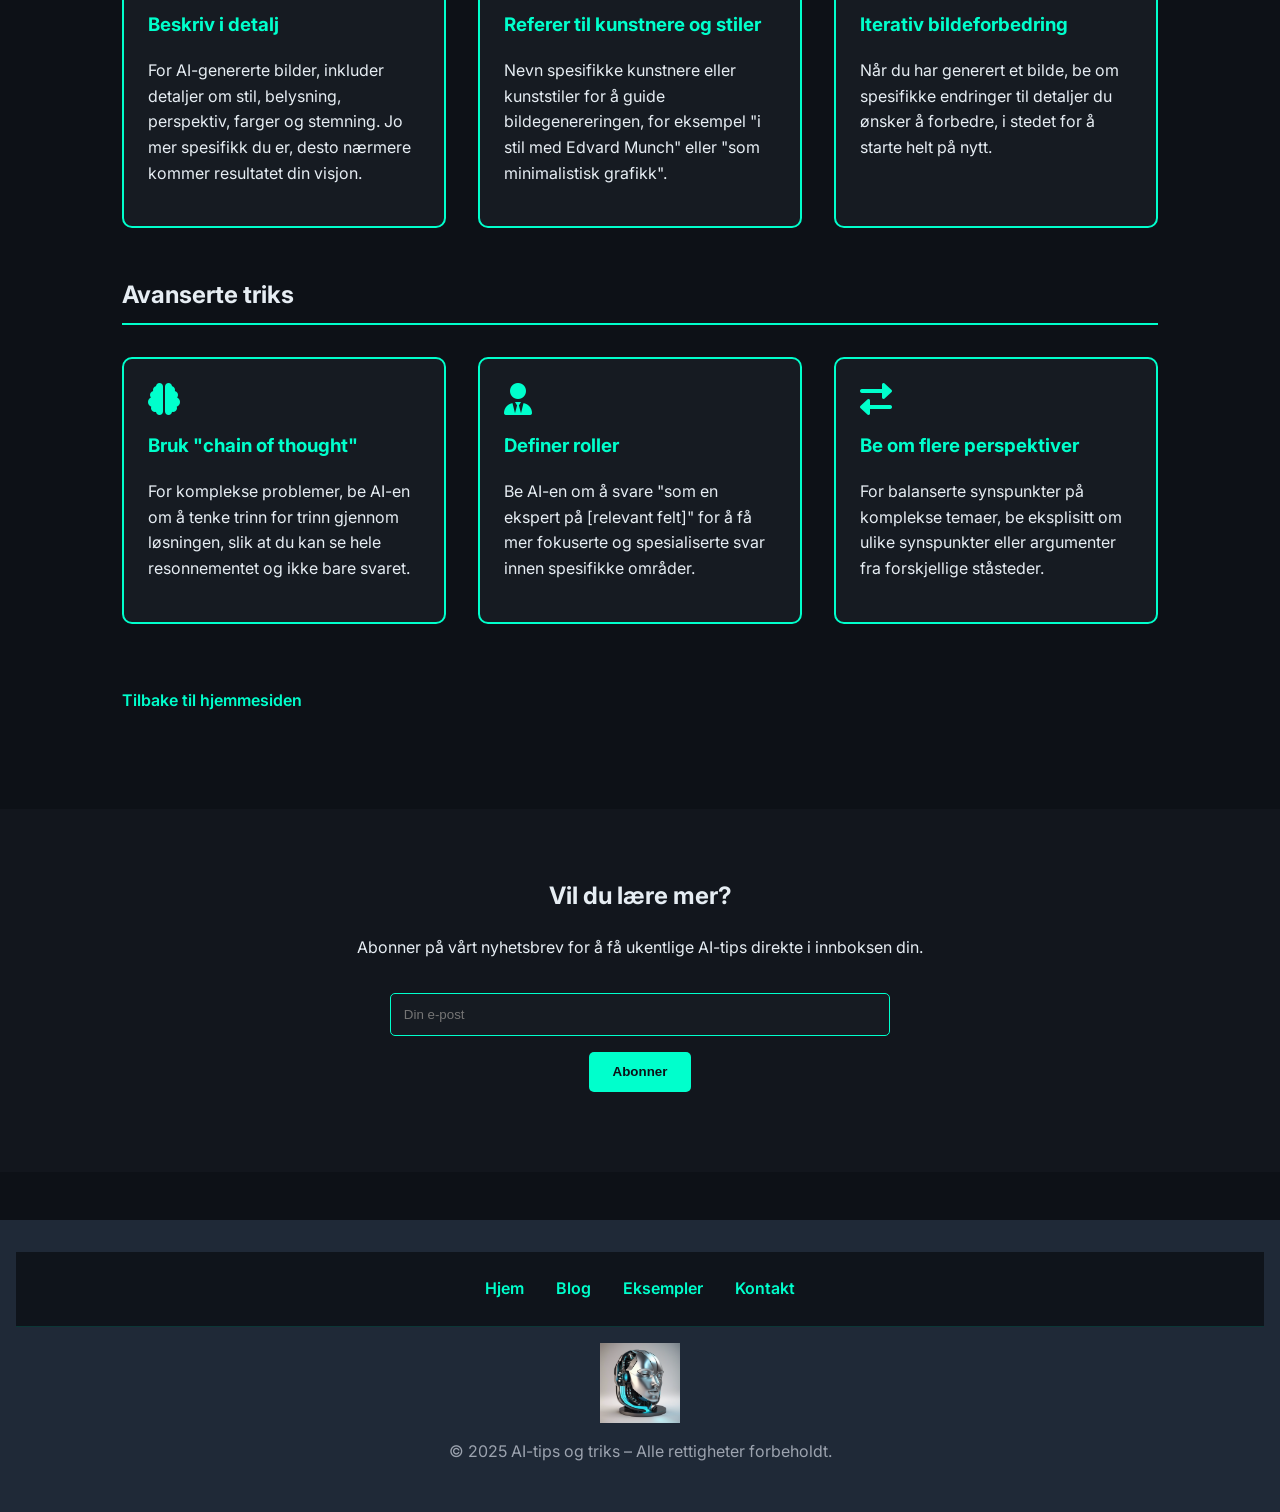
<file: podstrona3.html>
<!DOCTYPE html>
<html lang="no">
<head>
  <meta charset="UTF-8">
  <meta name="viewport" content="width=device-width, initial-scale=1.0">
  <title>AI-tips og triks - Kunstig intelligens i hverdagen</title>
  <link rel="icon" type="image/png" href="favicon_32x32.png">
  <link href="https://fonts.googleapis.com/css2?family=Inter:wght@400;700&display=swap" rel="stylesheet">
  <link rel="stylesheet" href="https://cdnjs.cloudflare.com/ajax/libs/font-awesome/6.0.0-beta3/css/all.min.css">
  <style>
    *, *::before, *::after {
      box-sizing: border-box;
    }
    :root {
      --bg-color: #0d1117;
      --text-color: #e6edf3;
      --accent-color: #00ffcc;
      --box-bg: #161b22;
      --border-color: #00ffcc;
      --section-bg: #12161d;
    }
    body {
      margin: 0;
      font-family: 'Inter', sans-serif;
      background-color: var(--bg-color);
      color: var(--text-color);
      line-height: 1.6;
    }
    nav {
      display: flex;
      justify-content: flex-end;
      align-items: center;
      padding: 1.5rem 3rem;
      background-color: rgba(13, 17, 23, 0.85);
      backdrop-filter: blur(10px);
      border-bottom: 1px solid rgba(0, 255, 204, 0.15);
      position: sticky;
      top: 0;
      z-index: 100;
      flex-wrap: wrap;
    }
    .nav-links {
      display: flex;
      gap: 3rem;
    }
    .nav-links a {
      font-size: 1.05rem;
      color: var(--accent-color);
      text-decoration: none;
      font-weight: 600;
      transition: opacity 0.3s;
      padding: 0.3rem 0.6rem;
      line-height: 1.2;
      display: block;
    }
    .nav-links a:hover {
      opacity: 0.8;
    }
    .burger {
      display: none;
      background: none;
      border: none;
      font-size: 1.5rem;
      color: var(--accent-color);
      cursor: pointer;
      z-index: 101;
    }
    @media (max-width: 768px) {
      .burger {
        display: block;
      }
      .nav-links {
        position: absolute;
        top: 100%;
        right: 2rem;
        background-color: var(--bg-color);
        border: 1px solid var(--border-color);
        border-radius: 6px;
        flex-direction: column;
        align-items: flex-end;
        padding: 0.5rem 1rem;
        opacity: 0;
        max-height: 0;
        overflow: hidden;
        transition: opacity 0.4s ease, max-height 0.4s ease;
        z-index: 99;
        width: auto;
        gap: 0.4rem;
      }
      .nav-links a {
        font-size: 1rem;
        padding: 0.3rem 0.5rem;
        line-height: 1.1;
      }
      .nav-links.active {
        opacity: 1;
        max-height: 300px;
      }
    }
    /* Zaktualizowany header z efektami jak w index.html i blog.html */
    header {
      background: linear-gradient(to bottom, rgba(0, 0, 0, 0.4), rgba(0, 0, 0, 0.4)),
        url('ai-tips.png') center/cover no-repeat;
      background-attachment: fixed;
      color: white;
      text-align: center;
      padding: 8rem 2rem;
    }
    header h1 {
      font-size: 3rem;
      margin-bottom: 1rem;
      color: var(--accent-color);
    }
    .container {
      max-width: 1100px;
      margin: 0 auto;
      padding: 2rem;
    }
    .tips-container {
      display: grid;
      grid-template-columns: repeat(auto-fill, minmax(300px, 1fr));
      gap: 2rem;
      margin: 2rem 0;
    }
    .tip-card {
      background-color: var(--box-bg);
      border: 2px solid var(--border-color);
      border-radius: 10px;
      padding: 1.5rem;
      transition: transform 0.3s ease, box-shadow 0.3s ease;
    }
    .tip-card:hover {
      transform: translateY(-8px);
      box-shadow: 0 12px 20px rgba(0, 0, 0, 0.3);
    }
    .tip-card h3 {
      color: var(--accent-color);
      margin-top: 0;
    }
    .tip-card i {
      font-size: 2rem;
      color: var(--accent-color);
      margin-bottom: 1rem;
      display: block;
    }
    .category-section {
      margin-bottom: 3rem;
    }
    .category-section h2 {
      border-bottom: 2px solid var(--accent-color);
      padding-bottom: 0.5rem;
      margin-bottom: 1.5rem;
    }
    .back-link {
      display: inline-block;
      margin: 1rem 0;
      color: var(--accent-color);
      text-decoration: none;
      font-weight: 600;
    }
    footer {
      text-align: center;
      padding: 2rem 1rem;
      background-color: #1f2937;
      color: #9ca3af;
    }
    footer nav {
      display: flex;
      justify-content: center;
      gap: 2rem;
      margin-bottom: 1rem;
    }
    footer nav a {
      color: var(--accent-color);
      text-decoration: none;
      font-weight: 600;
    }
    .footer-logo {
      display: block;
      margin: 1rem auto;
      max-width: 80px;
    }
    .newsletter-section {
      background-color: var(--section-bg);
      padding: 3rem 2rem;
      text-align: center;
      margin: 3rem 0;
    }
    .newsletter-form {
      max-width: 500px;
      margin: 2rem auto;
    }
    input {
      width: 100%;
      padding: 0.8rem;
      margin-bottom: 1rem;
      background: var(--box-bg);
      border: 1px solid var(--border-color);
      color: var(--text-color);
      border-radius: 5px;
    }
    .cta-button {
      background: var(--accent-color);
      color: var(--bg-color);
      padding: 0.8rem 1.5rem;
      border: none;
      border-radius: 5px;
      cursor: pointer;
      font-weight: bold;
      transition: filter 0.3s;
    }
    .cta-button:hover {
      filter: brightness(0.9);
    }
  </style>
</head>
<body>
  <nav aria-label="Hovedmeny">
    <button class="burger" aria-label="Mobilmeny">
      <i class="fas fa-bars"></i>
    </button>
    <div class="nav-links">
      <a href="index.html">Hjem</a>
      <a href="blog.html">Blog</a>
      <a href="index.html#eksempler">Eksempler</a>
      <a href="index.html#kontakt">Kontakt</a>
    </div>
  </nav>

  <header>
    <h1>AI-tips og triks</h1>
    <p>Smarte råd for å få mest ut av kunstig intelligens</p>
  </header>

  <main class="container">
    <section class="category-section">
      <h2>For nybegynnere</h2>
      <div class="tips-container">
        <div class="tip-card">
          <i class="fas fa-lightbulb"></i>
          <h3>Vær presis med dine spørsmål</h3>
          <p>Jo mer spesifikk du er i dine spørsmål til AI-verktøy, desto bedre resultater vil du få. Inkluder relevante detaljer, kontekst og dine forventninger.</p>
        </div>
        <div class="tip-card">
          <i class="fas fa-comment-dots"></i>
          <h3>Samtale er nøkkelen</h3>
          <p>De fleste AI-assistenter fungerer best når du behandler dem som en samtale. Ikke nøl med å stille oppfølgingsspørsmål eller be om klargjøringer.</p>
        </div>
        <div class="tip-card">
          <i class="fas fa-redo-alt"></i>
          <h3>Prøv igjen med ulike formuleringer</h3>
          <p>Hvis du ikke får ønsket resultat, prøv å omformulere spørsmålet ditt. Noen ganger kan små endringer i ordvalg gi betydelig bedre resultater.</p>
        </div>
      </div>
    </section>

    <section class="category-section">
      <h2>Skrive bedre med AI</h2>
      <div class="tips-container">
        <div class="tip-card">
          <i class="fas fa-pencil-alt"></i>
          <h3>Gi klare instruksjoner om format</h3>
          <p>Spesifiser nøyaktig hvilket format du ønsker når du ber om skriftlig innhold – for eksempel "skriv en e-post i formell tone" eller "lag en kort rapport med punkter".</p>
        </div>
        <div class="tip-card">
          <i class="fas fa-file-alt"></i>
          <h3>Be om ulike versjoner</h3>
          <p>For viktige tekster, be AI-en om å generere flere alternativer med ulike toner eller innfallsvinkler, slik at du kan velge den beste.</p>
        </div>
        <div class="tip-card">
          <i class="fas fa-edit"></i>
          <h3>Bruk AI som redaktør</h3>
          <p>Etter at du har skrevet din egen tekst, kan du be AI-en om å forbedre grammatikk, struktur eller ordvalg uten å endre innholdet ditt vesentlig.</p>
        </div>
      </div>
    </section>

    <section class="category-section">
      <h2>Bildegenerering og kreative tips</h2>
      <div class="tips-container">
        <div class="tip-card">
          <i class="fas fa-image"></i>
          <h3>Beskriv i detalj</h3>
          <p>For AI-genererte bilder, inkluder detaljer om stil, belysning, perspektiv, farger og stemning. Jo mer spesifikk du er, desto nærmere kommer resultatet din visjon.</p>
        </div>
        <div class="tip-card">
          <i class="fas fa-paint-brush"></i>
          <h3>Referer til kunstnere og stiler</h3>
          <p>Nevn spesifikke kunstnere eller kunststiler for å guide bildegenereringen, for eksempel "i stil med Edvard Munch" eller "som minimalistisk grafikk".</p>
        </div>
        <div class="tip-card">
          <i class="fas fa-magic"></i>
          <h3>Iterativ bildeforbedring</h3>
          <p>Når du har generert et bilde, be om spesifikke endringer til detaljer du ønsker å forbedre, i stedet for å starte helt på nytt.</p>
        </div>
      </div>
    </section>

    <section class="category-section">
      <h2>Avanserte triks</h2>
      <div class="tips-container">
        <div class="tip-card">
          <i class="fas fa-brain"></i>
          <h3>Bruk "chain of thought"</h3>
          <p>For komplekse problemer, be AI-en om å tenke trinn for trinn gjennom løsningen, slik at du kan se hele resonnementet og ikke bare svaret.</p>
        </div>
        <div class="tip-card">
          <i class="fas fa-user-tie"></i>
          <h3>Definer roller</h3>
          <p>Be AI-en om å svare "som en ekspert på [relevant felt]" for å få mer fokuserte og spesialiserte svar innen spesifikke områder.</p>
        </div>
        <div class="tip-card">
          <i class="fas fa-exchange-alt"></i>
          <h3>Be om flere perspektiver</h3>
          <p>For balanserte synspunkter på komplekse temaer, be eksplisitt om ulike synspunkter eller argumenter fra forskjellige ståsteder.</p>
        </div>
      </div>
    </section>

    <a href="index.html" class="back-link">Tilbake til hjemmesiden</a>
  </main>

  <section class="newsletter-section">
    <h2>Vil du lære mer?</h2>
    <p>Abonner på vårt nyhetsbrev for å få ukentlige AI-tips direkte i innboksen din.</p>
    <form class="newsletter-form" netlify>
      <input type="email" placeholder="Din e-post" required>
      <button type="submit" class="cta-button">Abonner</button>
    </form>
  </section>

  <footer>
    <nav>
      <a href="index.html">Hjem</a>
      <a href="blog.html">Blog</a>
      <a href="index.html#eksempler">Eksempler</a>
      <a href="index.html#kontakt">Kontakt</a>
    </nav>
    <img src="edunso(14).png" alt="Kunstig intelligens i hverdagen logo" class="footer-logo">
    <p>&copy; 2025 AI-tips og triks – Alle rettigheter forbeholdt.</p>
  </footer>

  <script>
    document.addEventListener('DOMContentLoaded', () => {
      const burger = document.querySelector('.burger');
      const navLinks = document.querySelector('.nav-links');
      const links = document.querySelectorAll('.nav-links a');
      if (burger && navLinks) {
        burger.addEventListener('click', () => {
          navLinks.classList.toggle('active');
        });
        links.forEach(link => link.addEventListener('click', () => {
          navLinks.classList.remove('active');
        }));
      }
    });
  </script>
</body>
</html>
</file>
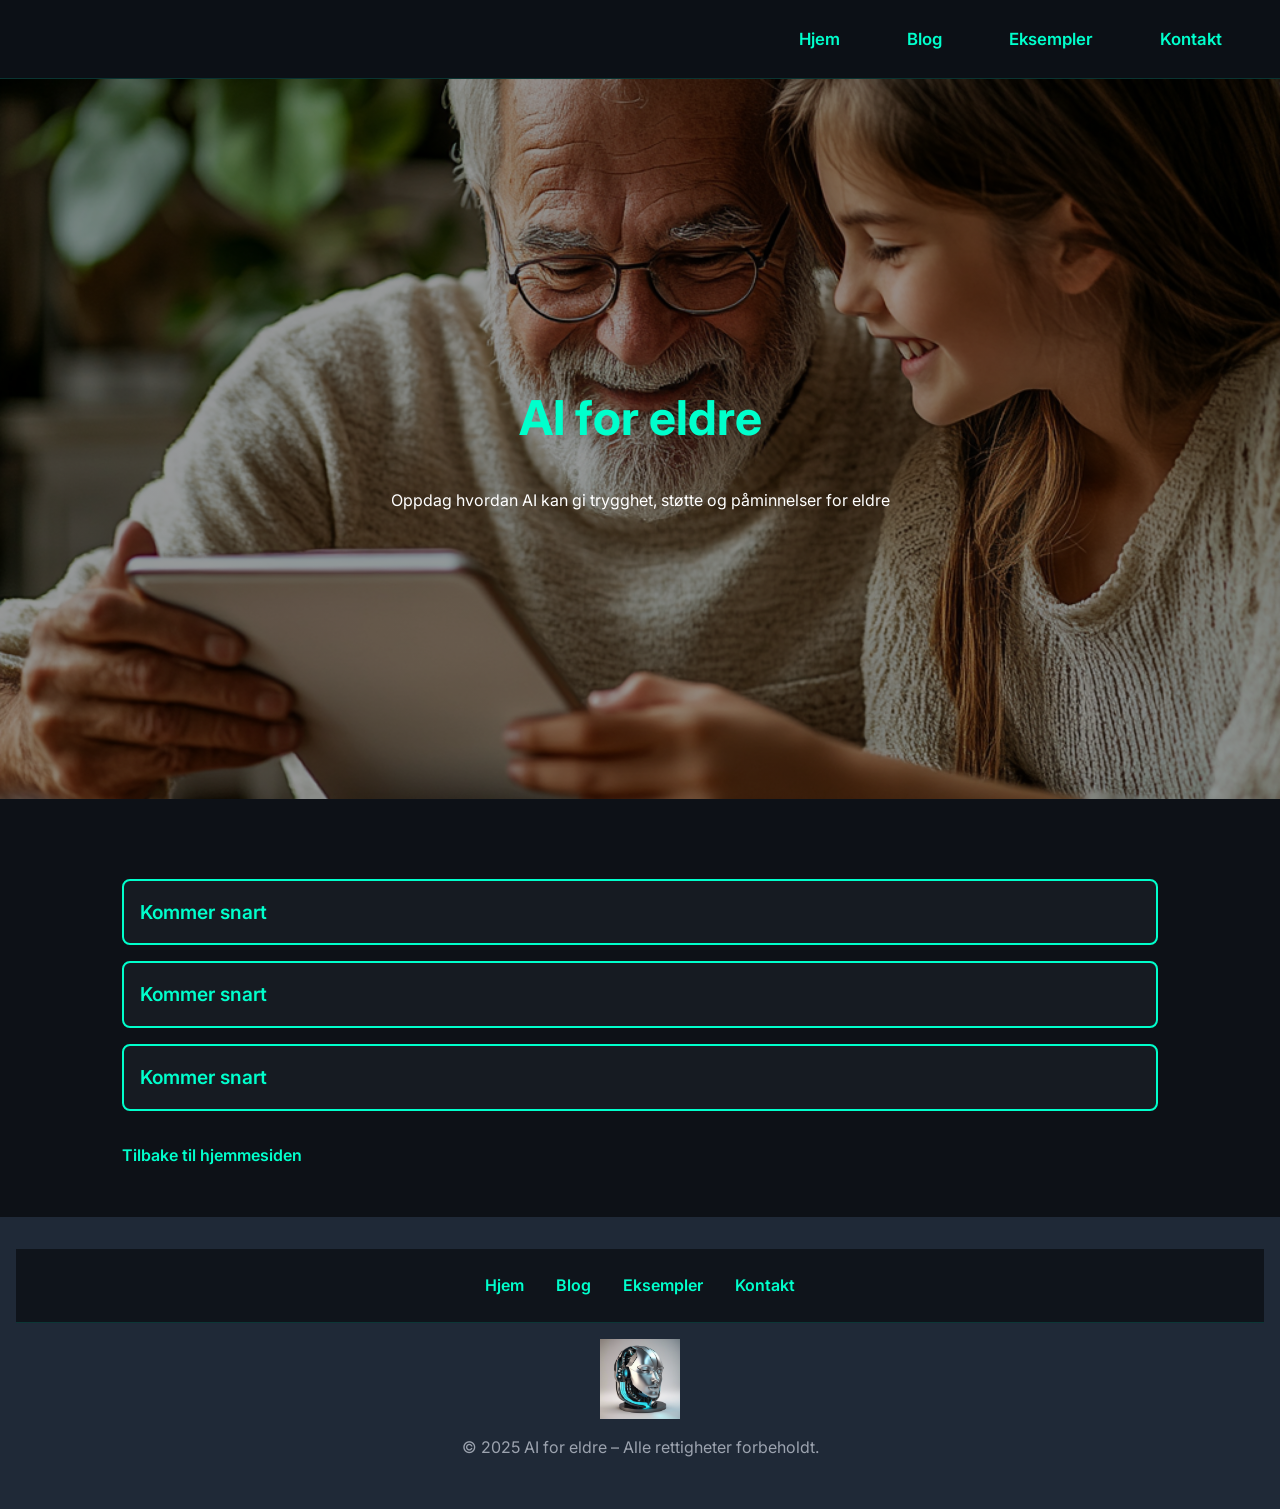
<file: podstrona4.html>
<!DOCTYPE html>
<html lang="no">
<head>
  <meta charset="UTF-8">
  <meta name="viewport" content="width=device-width, initial-scale=1.0">
  <title>AI for eldre - Artikler</title>
  <link rel="icon" type="image/png" href="favicon_32x32.png">
  <link href="https://fonts.googleapis.com/css2?family=Inter:wght@400;700&display=swap" rel="stylesheet">
  <link rel="stylesheet" href="https://cdnjs.cloudflare.com/ajax/libs/font-awesome/6.0.0-beta3/css/all.min.css">
  <style>
    *, *::before, *::after { box-sizing: border-box; }
    :root {
      --bg-color: #0d1117;
      --text-color: #e6edf3;
      --accent-color: #00ffcc;
      --box-bg: #161b22;
      --border-color: #00ffcc;
      --section-bg: #12161d;
    }
    body {
      margin: 0;
      font-family: 'Inter', sans-serif;
      background-color: var(--bg-color);
      color: var(--text-color);
      line-height: 1.6;
    }
    nav {
      display: flex;
      justify-content: flex-end;
      align-items: center;
      padding: 1.5rem 3rem;
      background-color: rgba(13, 17, 23, 0.85);
      backdrop-filter: blur(10px);
      border-bottom: 1px solid rgba(0, 255, 204, 0.15);
      position: sticky;
      top: 0;
      z-index: 100;
      flex-wrap: wrap;
    }
    .nav-links {
      display: flex;
      gap: 3rem;
    }
    .nav-links a {
      font-size: 1.05rem;
      color: var(--accent-color);
      text-decoration: none;
      font-weight: 600;
      transition: opacity 0.3s;
      padding: 0.3rem 0.6rem;
      line-height: 1.2;
      display: block;
    }
    .nav-links a:hover { opacity: 0.8; }
    .burger {
      display: none;
      background: none;
      border: none;
      font-size: 1.5rem;
      color: var(--accent-color);
      cursor: pointer;
      z-index: 101;
    }
    @media (max-width: 768px) {
      .burger { display: block; }
      .nav-links {
        position: absolute;
        top: 100%;
        right: 2rem;
        background-color: var(--bg-color);
        border: 1px solid var(--border-color);
        border-radius: 6px;
        flex-direction: column;
        align-items: flex-end;
        padding: 0.5rem 1rem;
        opacity: 0;
        max-height: 0;
        overflow: hidden;
        transition: opacity 0.4s ease, max-height 0.4s ease;
        z-index: 99;
        width: auto;
        gap: 0.4rem;
      }
      .nav-links a {
        font-size: 1rem;
        padding: 0.3rem 0.5rem;
        line-height: 1.1;
      }
      .nav-links.active {
        opacity: 1;
        max-height: 300px;
      }
    }
    /* Header – ten sam efekt paralaksy i styl jak na pozostałych stronach */
    header {
      background: linear-gradient(to bottom, rgba(0,0,0,0.4), rgba(0,0,0,0.4)),
                  url('ai-eldre.png') center/cover no-repeat;
      background-attachment: fixed;
      color: white;
      text-align: center;
      padding: 8rem 2rem;
      min-height: 80vh;
      display: flex;
      flex-direction: column;
      justify-content: center;
      align-items: center;
      margin-bottom: 2rem;
    }
    header h1 {
      font-size: 3rem;
      margin-bottom: 1rem;
      color: var(--accent-color);
    }
    .container {
      max-width: 1100px;
      margin: 0 auto;
      padding: 2rem;
    }
    .article-list { list-style: none; padding: 0; }
    .article-item {
      background-color: var(--box-bg);
      border: 2px solid var(--border-color);
      padding: 1rem;
      margin-bottom: 1rem;
      border-radius: 8px;
      transition: transform 0.3s ease, box-shadow 0.3s ease;
    }
    .article-item:hover {
      transform: translateY(-5px);
      box-shadow: 0 10px 15px rgba(0,0,0,0.3);
    }
    .article-item a {
      color: var(--accent-color);
      text-decoration: none;
      font-weight: 600;
      font-size: 1.2rem;
    }
    .back-link {
      display: inline-block;
      margin: 1rem 0;
      color: var(--accent-color);
      text-decoration: none;
      font-weight: 600;
    }
    footer {
      text-align: center;
      padding: 2rem 1rem;
      background-color: #1f2937;
      color: #9ca3af;
    }
    footer nav {
      display: flex;
      justify-content: center;
      gap: 2rem;
      margin-bottom: 1rem;
    }
    footer nav a {
      color: var(--accent-color);
      text-decoration: none;
      font-weight: 600;
    }
    .footer-logo {
      display: block;
      margin: 1rem auto;
      max-width: 80px;
    }
  </style>
</head>
<body>
  <nav aria-label="Hovedmeny">
    <button class="burger" aria-label="Mobilmeny">
      <i class="fas fa-bars"></i>
    </button>
    <div class="nav-links">
      <a href="index.html">Hjem</a>
      <a href="blog.html">Blog</a>
      <a href="index.html#eksempler">Eksempler</a>
      <a href="index.html#kontakt">Kontakt</a>
    </div>
  </nav>

  <header>
    <h1>AI for eldre</h1>
    <p>Oppdag hvordan AI kan gi trygghet, støtte og påminnelser for eldre</p>
  </header>

  <main class="container">
    <ul class="article-list">
      <li class="article-item">
        <a href="article1.html">Kommer snart</a>
      </li>
      <li class="article-item">
        <a href="article2.html">Kommer snart</a>
      </li>
      <li class="article-item">
        <a href="article3.html">Kommer snart</a>
      </li>
    </ul>
    <a href="index.html" class="back-link">Tilbake til hjemmesiden</a>
  </main>

  <footer>
    <nav>
      <a href="index.html">Hjem</a>
      <a href="blog.html">Blog</a>
      <a href="index.html#eksempler">Eksempler</a>
      <a href="index.html#kontakt">Kontakt</a>
    </nav>
    <img src="edunso(14).png" alt="Kunstig intelligens i hverdagen logo" class="footer-logo">
    <p>&copy; 2025 AI for eldre – Alle rettigheter forbeholdt.</p>
  </footer>

  <script>
    document.addEventListener('DOMContentLoaded', () => {
      const burger = document.querySelector('.burger');
      const navLinks = document.querySelector('.nav-links');
      const links = document.querySelectorAll('.nav-links a');
      if(burger && navLinks) {
        burger.addEventListener('click', () => {
          navLinks.classList.toggle('active');
        });
        links.forEach(link => link.addEventListener('click', () => {
          navLinks.classList.remove('active');
        }));
      }
    });
  </script>
</body>
</html>
</file>
